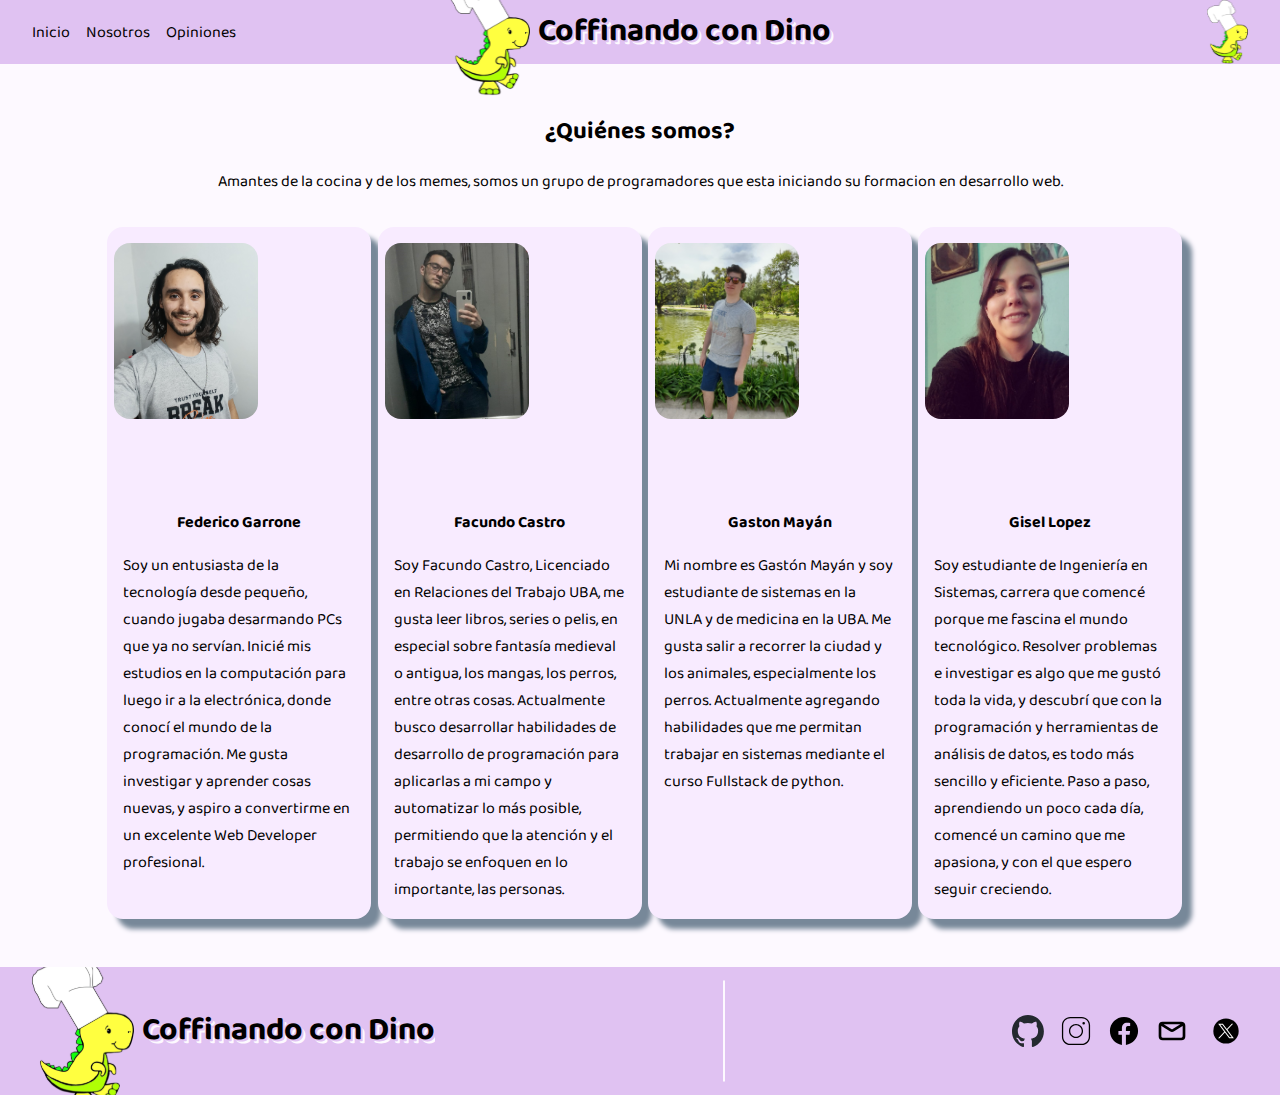
<file: pages/aboutus.html>
<!DOCTYPE html>
<html lang="en">
  <head>
    <meta charset="UTF-8" />
    <meta name="viewport" content="width=device-width, initial-scale=1.0" />
    <link rel="stylesheet" href="../asset/css/style.css" />
    <link rel="stylesheet" href="../asset/css/footer.style.css" />
    <link rel="stylesheet" href="../asset/css/header.style.css" />
    <link rel="stylesheet" href="../asset/css/about-us/about-us.style.css" />
    <link rel="icon" href="../asset/media/img/favicon-16x16.png" />
    <title>Quienes somos?</title>
  </head>
  <body>
    <header>
      <section class="navbar">
        <!-- Menú Hamburguesa -->
        <div class="menuBurger">
          <img src="../asset/media/img/menuBurger.svg" alt="Menú Hamburguesa" />
        </div>
        <nav class="burger">
          <div><a href="../index.html">Inicio</a></div>
          <div><a href="AboutUs.html">Nosotros</a></div>
          <div><a href="form.html">Opiniones</a></div>
        </nav>
      </section>
      <section>
        <!-- Nombre -->
        <img src="../asset/media/img/dino.svg" alt="" />
        <h1>Coffinando con Dino</h1>
      </section>
      <section>
        <!-- Logo -->
        <img src="../asset/media/img/dino.svg" alt="" />
      </section>
    </header>

    <main>
      <section class="aboutUs"> 
        <div class="description">
          <h2>¿Quiénes somos?</h2>
          <p>Amantes de la cocina y de los memes, somos un grupo de programadores que esta iniciando su formacion en desarrollo web. 
        </div>
        </p>
        <div class="container">
          <ul class="cardsContainer">
            
            <li class="card">
              <div class="foto-perfil">
                <img src="../asset/media/img/Fede.jpg" alt="picture2">
              </div>
              <h4>Federico Garrone</h4>
              <span>Soy un entusiasta de la tecnología desde pequeño, cuando jugaba desarmando PCs que ya no servían.
                Inicié mis estudios en la computación para luego ir a la electrónica, donde conocí el mundo de la programación.
                Me gusta investigar y aprender cosas nuevas, y aspiro a convertirme en un excelente Web Developer profesional.</span>
            </li>
                                   
            <li class="card">
              <div class="foto-perfil">
                <img src="../asset/media/img/Facu2.jpg" alt="picture1">
              </div>
              <h4>Facundo Castro</h4>
              <span>Soy Facundo Castro, Licenciado en Relaciones del Trabajo UBA, me gusta leer libros, series o pelis, en especial sobre fantasía medieval o antigua, los mangas, los perros, entre otras cosas. 
                Actualmente busco desarrollar habilidades de desarrollo de programación para aplicarlas a mi campo y automatizar lo más posible, permitiendo que la atención y el trabajo se enfoquen en lo importante, las personas. </span>
            </li>
            
            <li class="card">
              <div class="foto-perfil">
                <img src="../asset/media/img/Gaston.jpg" alt="picture3">
              </div>
              <h4>Gaston Mayán </h4>
              <span>Mi nombre es Gastón Mayán y soy estudiante de sistemas en la UNLA y de medicina en la UBA. 
                Me gusta salir a recorrer la ciudad y los animales, especialmente los perros. 
                Actualmente agregando habilidades que me permitan trabajar en sistemas mediante el curso Fullstack de python.</span>
            </li>
            
            <li class="card">
              <div class="foto-perfil">
                <img src="../asset/media/img/Giyus.jpeg" alt="picture4">
              </div>
              <h4>Gisel Lopez</h4>
              <span>Soy estudiante de Ingeniería en Sistemas, carrera que comencé porque me fascina el mundo tecnológico. 
                Resolver problemas e investigar es algo que me gustó toda la vida, y descubrí que con la programación y herramientas de análisis de datos, es todo más sencillo y eficiente.
                Paso a paso, aprendiendo un poco cada día, comencé un camino que me apasiona, y con el que espero seguir creciendo.
              </span>
            </li>
          </ul>
        </div>
      </section>
    </main>

    <footer>
      <section>
        <!-- Nombre -->
        <a href="../index.html">
          <div>
            <img src="../asset/media/img/dino.svg" alt="" />
            <h1>Coffinando con Dino</h1>
          </div>
        </a>
      </section>
      <div class="divisor"></div>
      <section class="redes">
        <div>
          <a href="">
            <img src="../asset/media/img/github.svg" alt="github">
          </a>
        </div>
        <div>
          <a href="">
            <img src="../asset/media/img/instagram.svg" alt="instagram">
          </a>
        </div>
        <div>
          <a href="">
            <img src="../asset/media/img/facebook.svg" alt="facebook">
          </a>
        </div>
        <div>
          <a href="">
            <img src="../asset/media/img/email.svg" alt="email">
          </a>
        </div>
        <div>
          <a href="">
            <img src="../asset/media/img/twitter.svg" alt="twitter/X">
          </a>
        </div>
      </section>
    </footer>
  </body>
</html>
</file>
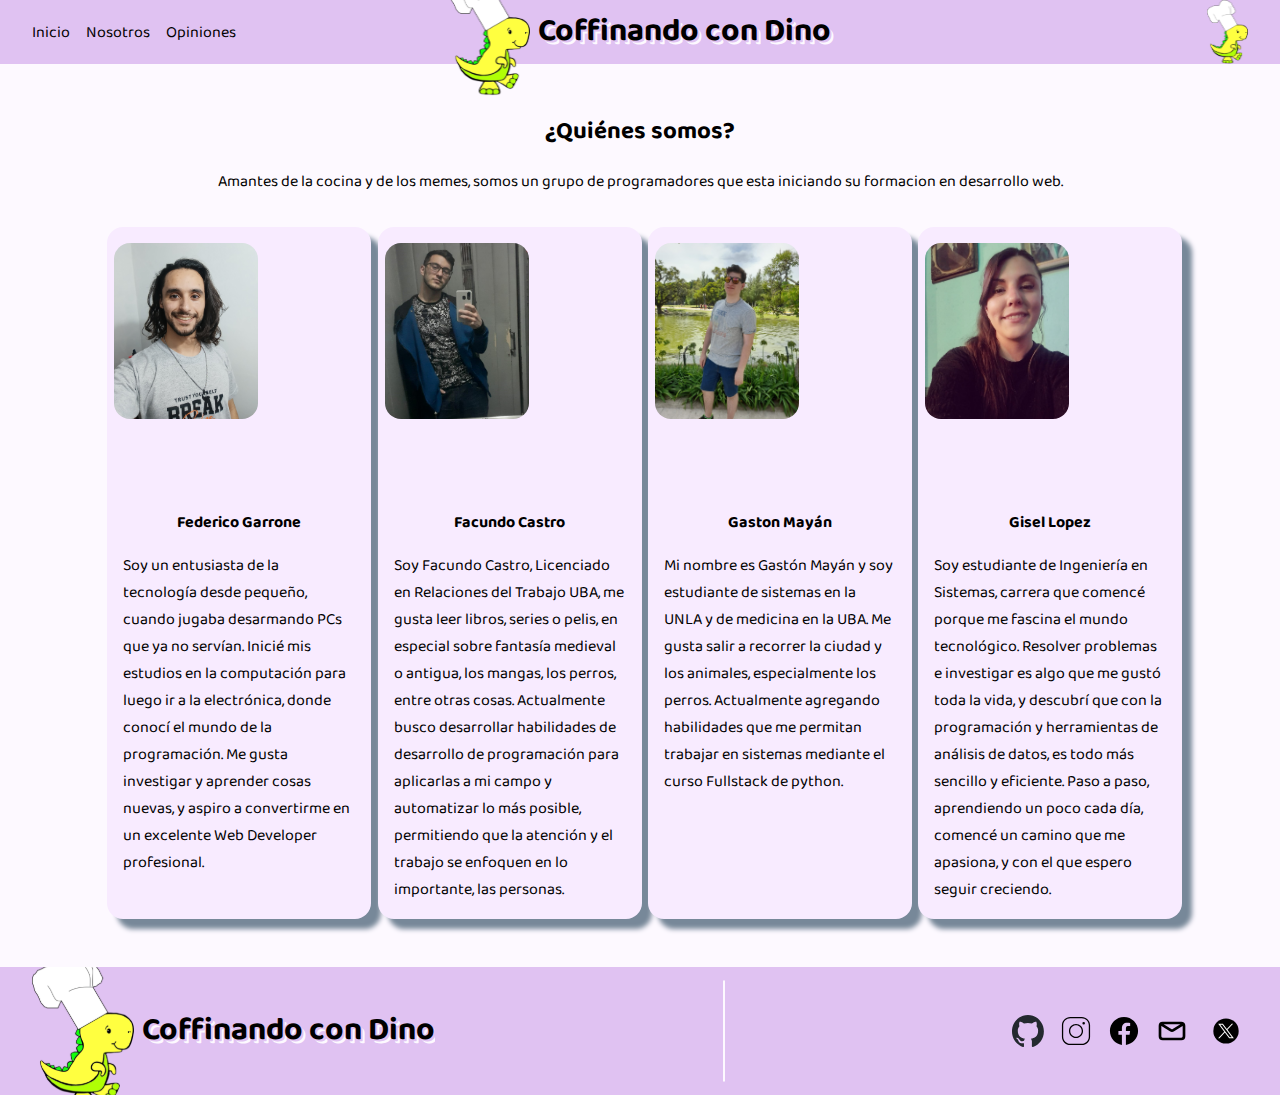
<file: pages/aboutUs.html>
<!DOCTYPE html>
<html lang="en">
  <head>
    <meta charset="UTF-8" />
    <meta name="viewport" content="width=device-width, initial-scale=1.0" />
    <link rel="stylesheet" href="../asset/css/style.css" />
    <link rel="stylesheet" href="../asset/css/footer.style.css" />
    <link rel="stylesheet" href="../asset/css/header.style.css" />
    <link rel="stylesheet" href="../asset/css/about-us/about-us.style.css" />
    <link rel="icon" href="../asset/media/img/favicon-16x16.png" />
    <title>Quienes somos?</title>
  </head>
  <body>
    <header>
      <section class="navbar">
        <!-- Menú Hamburguesa -->
        <div class="menuBurger">
          <img src="../asset/media/img/menuBurger.svg" alt="Menú Hamburguesa" />
        </div>
        <nav class="burger">
          <div><a href="../index.html">Inicio</a></div>
          <div><a href="aboutUs.html">Nosotros</a></div>
          <div><a href="form.html">Opiniones</a></div>
        </nav>
      </section>
      <section>
        <!-- Nombre -->
        <img src="../asset/media/img/dino.svg" alt="" />
        <h1>Coffinando con Dino</h1>
      </section>
      <section>
        <!-- Logo -->
        <img src="../asset/media/img/dino.svg" alt="" />
      </section>
    </header>

    <main>
      <section class="aboutUs"> 
        <div class="description">
          <h2>¿Quiénes somos?</h2>
          <p>Amantes de la cocina y de los memes, somos un grupo de programadores que esta iniciando su formacion en desarrollo web. 
        </div>
        </p>
        <div class="container">
          <ul class="cardsContainer">
            
            <li class="card">
              <div class="foto-perfil">
                <img src="../asset/media/img/Fede.jpg" alt="picture2">
              </div>
              <h4>Federico Garrone</h4>
              <span>Soy un entusiasta de la tecnología desde pequeño, cuando jugaba desarmando PCs que ya no servían.
                Inicié mis estudios en la computación para luego ir a la electrónica, donde conocí el mundo de la programación.
                Me gusta investigar y aprender cosas nuevas, y aspiro a convertirme en un excelente Web Developer profesional.</span>
            </li>
                                   
            <li class="card">
              <div class="foto-perfil">
                <img src="../asset/media/img/Facu2.jpg" alt="picture1">
              </div>
              <h4>Facundo Castro</h4>
              <span>Soy Facundo Castro, Licenciado en Relaciones del Trabajo UBA, me gusta leer libros, series o pelis, en especial sobre fantasía medieval o antigua, los mangas, los perros, entre otras cosas. 
                Actualmente busco desarrollar habilidades de desarrollo de programación para aplicarlas a mi campo y automatizar lo más posible, permitiendo que la atención y el trabajo se enfoquen en lo importante, las personas. </span>
            </li>
            
            <li class="card">
              <div class="foto-perfil">
                <img src="../asset/media/img/Gaston.jpg" alt="picture3">
              </div>
              <h4>Gaston Mayán </h4>
              <span>Mi nombre es Gastón Mayán y soy estudiante de sistemas en la UNLA y de medicina en la UBA. 
                Me gusta salir a recorrer la ciudad y los animales, especialmente los perros. 
                Actualmente agregando habilidades que me permitan trabajar en sistemas mediante el curso Fullstack de python.</span>
            </li>
            
            <li class="card">
              <div class="foto-perfil">
                <img src="../asset/media/img/Giyus.jpeg" alt="picture4">
              </div>
              <h4>Gisel Lopez</h4>
              <span>Soy estudiante de Ingeniería en Sistemas, carrera que comencé porque me fascina el mundo tecnológico. 
                Resolver problemas e investigar es algo que me gustó toda la vida, y descubrí que con la programación y herramientas de análisis de datos, es todo más sencillo y eficiente.
                Paso a paso, aprendiendo un poco cada día, comencé un camino que me apasiona, y con el que espero seguir creciendo.
              </span>
            </li>
          </ul>
        </div>
      </section>
    </main>

    <footer>
      <section>
        <!-- Nombre -->
        <a href="../index.html">
          <div>
            <img src="../asset/media/img/dino.svg" alt="" />
            <h1>Coffinando con Dino</h1>
          </div>
        </a>
      </section>
      <div class="divisor"></div>
      <section class="redes">
        <div>
          <a href="">
            <img src="../asset/media/img/github.svg" alt="github">
          </a>
        </div>
        <div>
          <a href="">
            <img src="../asset/media/img/instagram.svg" alt="instagram">
          </a>
        </div>
        <div>
          <a href="">
            <img src="../asset/media/img/facebook.svg" alt="facebook">
          </a>
        </div>
        <div>
          <a href="">
            <img src="../asset/media/img/email.svg" alt="email">
          </a>
        </div>
        <div>
          <a href="">
            <img src="../asset/media/img/twitter.svg" alt="twitter/X">
          </a>
        </div>
      </section>
    </footer>
  </body>
</html>
</file>
<file: asset/css/style.css>
@import url(root.css);
@import url(header.style.css);
@import url(footer.style.css);
@import url(carrusel.css);
*,
html {
  font-family: var(--font);
  margin: 0;
  padding: 0;
  box-sizing: border-box;
}

body {
  min-height: 100svh;
  position: relative;
  background-color: var(--colorBg);
  padding-bottom: var(--footer-height);
  display: flex;
  flex-direction: column;
  box-sizing: border-box;  
}
</file>
<file: asset/css/footer.style.css>
@import url(./footer.redes.css);

footer {
  height: var(--footer-height);
  background-color: var(--colorCabecera);
  position: absolute;
  width: 100%;
  bottom: 0;
  overflow: hidden;
  }

footer {
  display: flex;
  flex-direction: row;
  align-items: center;
  justify-content: space-between;
  padding: 0 2rem;
}

footer section {
  height: 100%;
  display: flex;
  flex-direction: row;
  align-items: center;
}

footer section:nth-child(1){
  overflow: hidden;

}

.divisor {
  border: 1px solid var(--colorBg);
  border-radius: 1px;
  height: 80%;
}

footer section:nth-child(1) div {
  height: 100%;
  display: flex;
  flex-direction: row;
  align-items: center;
  gap: 0.5rem;
  justify-content: center;
  text-shadow: -1px -1px 0px var(--colorCabecera),
  1.5px 1.5px 0px var(--colorCabecera),
  4px 4px 0px var(--colorBg);
  line-height: 1;
}

footer section:nth-child(1) a, 
footer section:nth-child(1) a:visited, 
footer section:nth-child(1) a:active 
{
  height: 100%;
  text-decoration: none;
  color: black;
}
footer section:nth-child(1) img {
  height: 10rem;
}

@media (width<657px) {
  .divisor{
  height: 0;
  width: 90%;
  }
  footer {
  gap: 0.3rem;
  flex-direction: column;
  }
}
</file>
<file: asset/css/header.style.css>
@import url(header.navbar.css);

header {
  display: flex;
  flex-direction: row;
  align-items: center;
  justify-content: space-between;
  padding: 0 2rem;
  background-color: var(--colorCabecera);
  height: 4rem;
}

header section {
  height: 100%;
  display: flex;
  flex-direction: row;
  align-items: center;
  flex: calc(1/3);
}

header section:nth-child(2) {
  gap: 0.5rem;
  justify-content: center;
  text-shadow: -1px -1px 0px var(--colorCabecera),
    1.5px 1.5px 0px var(--colorCabecera),
    4px 4px 0px var(--colorBg);
  line-height: 1;
}

header section:nth-child(3) {
  gap: 0.5rem;
  justify-content: flex-end;
}

header section:nth-child(1) img {
  height: 1.5rem;
}
header section:nth-child(2) img {
  height: 200%;
  z-index: 1;
}

header section:nth-child(3) img {
  height: 100%;
}
</file>
<file: asset/css/about-us/about-us.style.css>
main {
  padding: 2rem;
  min-height: calc(100svh - var(--footer-height) - 4rem);
  display: flex;
  justify-content: center;
  padding: 3rem;
  gap: 2rem;
}

.aboutUs {
    width: 90%;
    height: 100%;
    display: flex;
    justify-content: center;
    flex-direction: column;
  }
  
.foto-perfil {
  width: 250px; 
  height: 250px;
  overflow: hidden;
}

.foto-perfil img {
  width: 100%;
  object-fit: fill;
  object-position: center;
}

  .description {
    display: flex;
    justify-content: center;
    align-items: center;
    flex-direction: column;
    gap: 0.5rem;
    text-align: center;
    p {
      margin: 0.5rem 0 1rem;
    }
  }
  
  .cardsContainer {
    list-style-type: none;
    display: grid;
    grid-template-columns: repeat(auto-fit, minmax(150px, 1fr));
    gap: 1rem;
    border-radius: 1rem;
    margin-top: 1rem;
  }
  
  .card {
    height: 100%;
    width: 16.5rem;
    background-color: var(--colorCard);
    padding: 1rem;
    display: flex;
    flex-direction: column;
    justify-content: start;
    align-items: center;
    border-radius: 1rem;
    box-shadow: 10px 10px 5px lightslategray;
  
    img {
      height: 11rem;
      width: 9rem;
      border-radius: 1rem;
      object-fit: cover;
      -webkit-transition: -webkit-transform 0.4s;
      transition: transform 0.4s;
    }
  
    img:hover {
      -webkit-transform: scale(1.1) rotate(0.01deg);
      transform: scale(1.1) rotate(0.01deg);
    }
    h4 {
      position: relative;
      display: block;
      margin: 1rem 0;
      cursor: default;
    }
    h4::after {
      content: "";
      position: absolute;
      bottom: 0;
      left: 0;
      width: 0;
      height: 1px;
      background-color: black;
      opacity: 0;
    }
    h4:hover::after {
      width: 100%;
      opacity: 1;
      right: 0;
      transition: all 0.5s ease-in-out;
    }
  }
</file>
